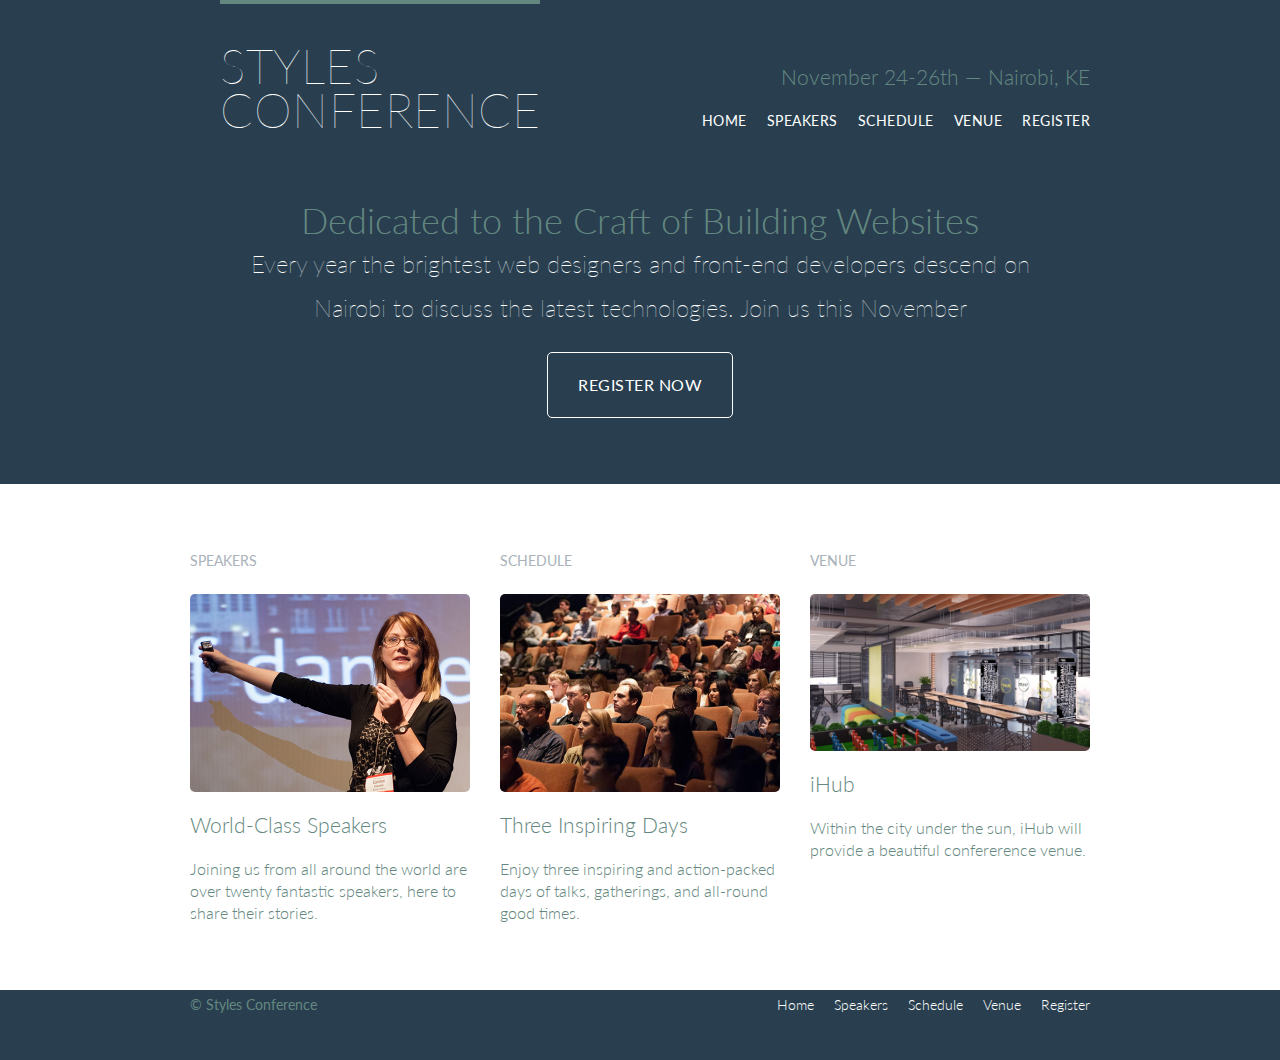
<file: styles-conference/index.html>
<!DOCTYPE html>
<html lang="en">
<head>
    <meta charset="UTF-8">
    <meta name="viewport" content="width=device-width, initial-scale=1.0">
    <link rel="stylesheet" href="assets/stylesheets/main.css">
    <link rel="preconnect" href="https://fonts.googleapis.com">
    <link rel="preconnect" href="https://fonts.gstatic.com" crossorigin>
    <link href="https://fonts.googleapis.com/css2?family=Lato:wght@100;300;400&display=swap" rel="stylesheet">
    <title>Styles Conference</title>
</head>
<body>
    <header class="primary-header container group">
        <section class="container">
            <h1 class="logo">
                <a href="index.html">Styles <br> Conference</a>
            </h1>
        </section>
        <h3 class="tagline">November 24&dash;26th &mdash; Nairobi, KE</h3>

        <nav class="nav primary-nav">
            <ul>
              <li><a href="index.html">Home</a></li><!--
              --><li><a href="speakers.html">Speakers</a></li><!--
              --><li><a href="schedule.html">Schedule</a></li><!--
              --><li><a href="venue.html">Venue</a></li><!--
              --><li><a href="register.html">Register</a></li>
            </ul>
        </nav>
    </header>

    <section class="hero container">
        <h2>Dedicated to the Craft of Building Websites</h2>
        <p>Every year the brightest web designers and front-end developers descend on Nairobi to discuss the latest technologies. Join us this November</p>
        <a class="btn btn-alt" href="register.html">Register Now</a>
    </section>
    <!-- Speakers -->
    <section class="row">
        <div class="grid">
            <section class="teaser col-1-3">
                <h5>Speakers</h5>
                <a href="speakers.html">
                    <img src="assets/images/home/speakers.jpg" alt="Professional Speaker">
                    <h3>World-Class Speakers</h3>
                </a>
                <p>Joining us from all around the world are over twenty fantastic speakers, here to share their stories.</p>
            </section><!-- 
                Schedule 
            --><section class="teaser col-1-3">
                <h5>Schedule</h5>
                <a href="schedule.html">
                    <img src="assets/images/home/schedule.jpg" alt="Event Schedule">
                    <h3>Three Inspiring Days</h3>
                </a>
                <p>Enjoy three inspiring and action-packed days of talks, gatherings, and all-round good times.</p>
            </section><!-- 
                Venue 
            --><section class="teaser col-1-3">
                <h5>Venue</h5>
                <a href="venue.html">
                    <img src="assets/images/home/venue.jpg" alt="iHub Nairobi Kenya">
                    <h3>iHub</h3>
                </a>
                <p>Within the city under the sun, iHub will provide a beautiful confererence venue.</p>
            </section>
        </div>
    </section>

    <footer class="primary-footer container group">
        <small>&copy; Styles Conference</small>
        <nav class="nav">
            <ul>
              <li><a href="index.html">Home</a></li><!--
              --><li><a href="speakers.html">Speakers</a></li><!--
              --><li><a href="schedule.html">Schedule</a></li><!--
              --><li><a href="venue.html">Venue</a></li><!--
              --><li><a href="register.html">Register</a></li>
            </ul>
        </nav>
    </footer>
</body>
</html>
</file>
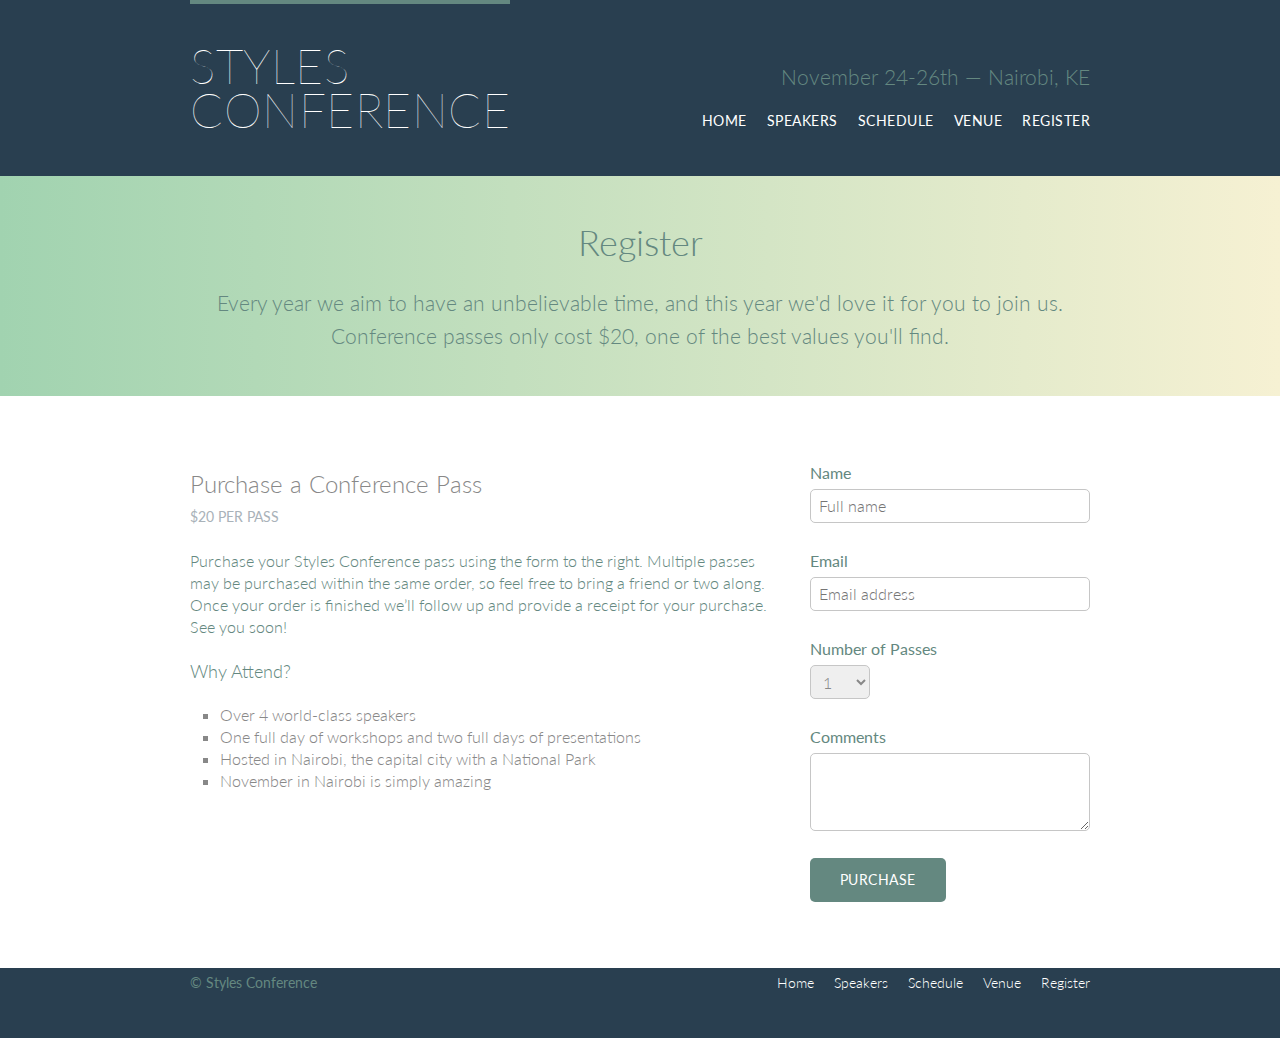
<file: styles-conference/register.html>
<!DOCTYPE html>
<html lang="en">
<head>
    <meta charset="UTF-8">
    <meta name="viewport" content="width=device-width, initial-scale=1.0">
    <link rel="stylesheet" href="assets/stylesheets/main.css">
    <link rel="preconnect" href="https://fonts.googleapis.com">
    <link rel="preconnect" href="https://fonts.gstatic.com" crossorigin>
    <link href="https://fonts.googleapis.com/css2?family=Lato:wght@100;300;400&display=swap" rel="stylesheet">
    <title>Styles Conference</title>
</head>
<body>
    <header class="primary-header container group">
        <section>
            <h1 class="logo">
                <a href="index.html">Styles <br> Conference</a>
            </h1>
        </section>
        <h3 class="tagline">November 24&dash;26th &mdash; Nairobi, KE</h3>

        <nav class="nav primary-nav">
            <ul>
              <li><a href="index.html">Home</a></li><!--
              --><li><a href="speakers.html">Speakers</a></li><!--
              --><li><a href="schedule.html">Schedule</a></li><!--
              --><li><a href="venue.html">Venue</a></li><!--
              --><li><a href="register.html">Register</a></li>
            </ul>
        </nav>
    </header>

    <section class="row-alt">
        <div class="lead container">

            <h1>Register</h1>

            <p>Every year we aim to have an unbelievable time, and this year we'd love it for you to join us. Conference passes only cost $20, one of the best values you'll find.</p>

        </div>
    </section>
    <section class="row">
        <div class="grid">
            <section class="col-2-3">
                <h2>Purchase a Conference Pass</h2>
                <h5>$20 per Pass</h5>
                <p>Purchase your Styles Conference pass using the form to the right. Multiple passes may be purchased within the same order, so feel free to bring a friend or two along. Once your order is finished we&#8217;ll follow up and provide a receipt for your purchase. See you soon!
                </p>

                <h4>Why Attend?</h4>
                <ul class="why-attend">
                    <li>Over 4 world-class speakers</li>
                    <li>One full day of workshops and two full days of presentations</li>
                    <li>Hosted in Nairobi, the capital city with a National Park</li>
                    <li>November in Nairobi is simply amazing</li>
                </ul>


            </section><!--

            --><form class="col-1-3" action="#" method="post">
                <fieldset class="register-group">
                    <label>
                        Name 
                        <input type="text" name="name" placeholder="Full name" required>
                    </label>
                    <label>
                        Email
                        <input type="email" name="email" placeholder="Email address" required>
                    </label>
                    <label>
                        Number of Passes 
                        <select name="quantity" required>
                            <option value="1" selected>1</option>
                            <option value="2">2</option>
                            <option value="3">3</option>
                            <option value="4">4</option>
                            <option value="5">5</option>
                        </select>
                    </label>
                    <label>
                        Comments
                        <textarea name="comments"></textarea>
                    </label>
                </fieldset>
                <input class="btn btn-default" type="submit" type="submit" value="Purchase">
            </form>
        </div>
    </section>

    <footer class="primary-footer container group">
        <small>&copy; Styles Conference</small>
        <nav class="nav">
            <ul>
              <li><a href="index.html">Home</a></li><!--
              --><li><a href="speakers.html">Speakers</a></li><!--
              --><li><a href="schedule.html">Schedule</a></li><!--
              --><li><a href="venue.html">Venue</a></li><!--
              --><li><a href="register.html">Register</a></li>
            </ul>
        </nav>
    </footer>
</body>
</html>
</file>
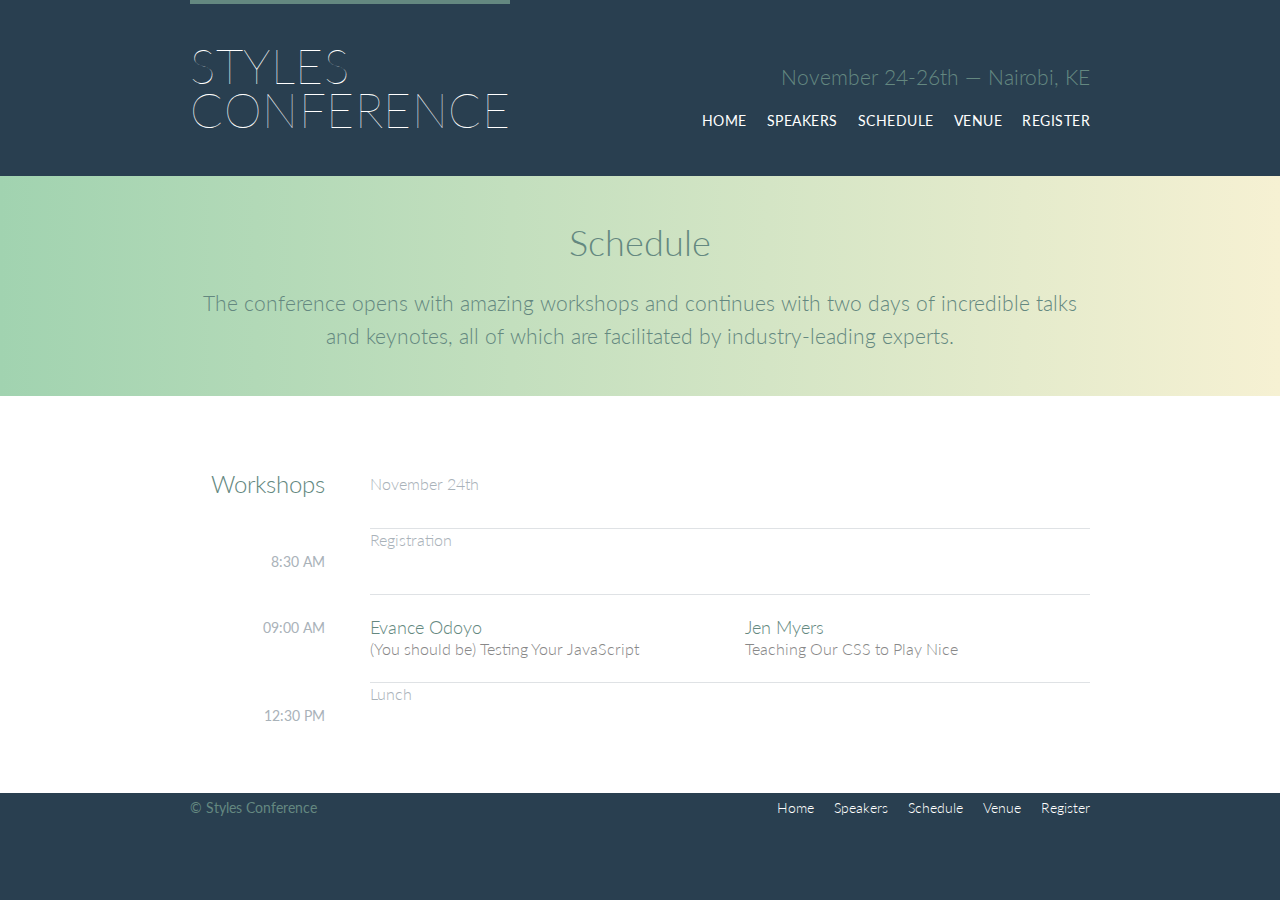
<file: styles-conference/schedule.html>
<!DOCTYPE html>
<html lang="en">
<head>
    <meta charset="UTF-8">
    <meta name="viewport" content="width=device-width, initial-scale=1.0">
    <link rel="stylesheet" href="assets/stylesheets/main.css">
    <link rel="preconnect" href="https://fonts.googleapis.com">
    <link rel="preconnect" href="https://fonts.gstatic.com" crossorigin>
    <link href="https://fonts.googleapis.com/css2?family=Lato:wght@100;300;400&display=swap" rel="stylesheet">
    <title>Styles Conference</title>
</head>
<body>
    <header class="primary-header container group">
        <section>
            <h1 class="logo">
                <a href="index.html">Styles <br> Conference</a>
            </h1>
        </section>
        <h3 class="tagline">November 24&dash;26th &mdash; Nairobi, KE</h3>

        <nav class="nav primary-nav">
            <ul>
              <li><a href="index.html">Home</a></li><!--
              --><li><a href="speakers.html">Speakers</a></li><!--
              --><li><a href="schedule.html">Schedule</a></li><!--
              --><li><a href="venue.html">Venue</a></li><!--
              --><li><a href="register.html">Register</a></li>
            </ul>
        </nav>
    </header>

    <section class="row-alt">
        <div class="lead container">

            <h1>Schedule</h1>

            <p>The conference opens with amazing workshops and continues with two days of incredible talks and keynotes, all of which are facilitated by industry-leading experts.</p>
        </div>
    </section>
    <section class="row">
        <div class="container">
            <table>
                <thead>
                    <tr>
                        <th scope="row">Workshops</th>
                        <td class="schedule-offset" colspan="2">November 24th</td>
                    </tr>
                </thead>
                <tbody>
                    <tr>
                        <th scope="row">
                            <time datetime="08:30:00">8:30 AM</time>
                        </th>
                        <td class="schedule-offset" colspan="2">
                            Registration
                        </td>
                    </tr>
                    <tr>
                        <th scope="row">
                            <time datetime="09:00:00">09:00 AM</time>
                        </th>
                        <td>
                            <a href="speakers.html#evance-odoyo">
                                <h4>Evance Odoyo</h4>
                                (You should be) Testing Your JavaScript
                            </a>
                        </td>
                        <td>
                            <a href="speakers.html#jen-myers">
                                <h4>Jen Myers</h4>
                                Teaching Our CSS to Play Nice
                            </a>
                        </td>
                    </tr>
                    <tr>
                        <th scope="row">
                            <time datetime="12:30:00">12:30 PM</time>
                        </th>
                        <td class="schedule-offset" colspan="2">
                            Lunch
                        </td>
                    </tr>
                </tbody>
            </table>
        </div>
    </section>

    <footer class="primary-footer container group">
        <small>&copy; Styles Conference</small>
        <nav class="nav">
            <ul>
              <li><a href="index.html">Home</a></li><!--
              --><li><a href="speakers.html">Speakers</a></li><!--
              --><li><a href="schedule.html">Schedule</a></li><!--
              --><li><a href="venue.html">Venue</a></li><!--
              --><li><a href="register.html">Register</a></li>
            </ul>
        </nav>
    </footer>
</body>
</html>
</file>
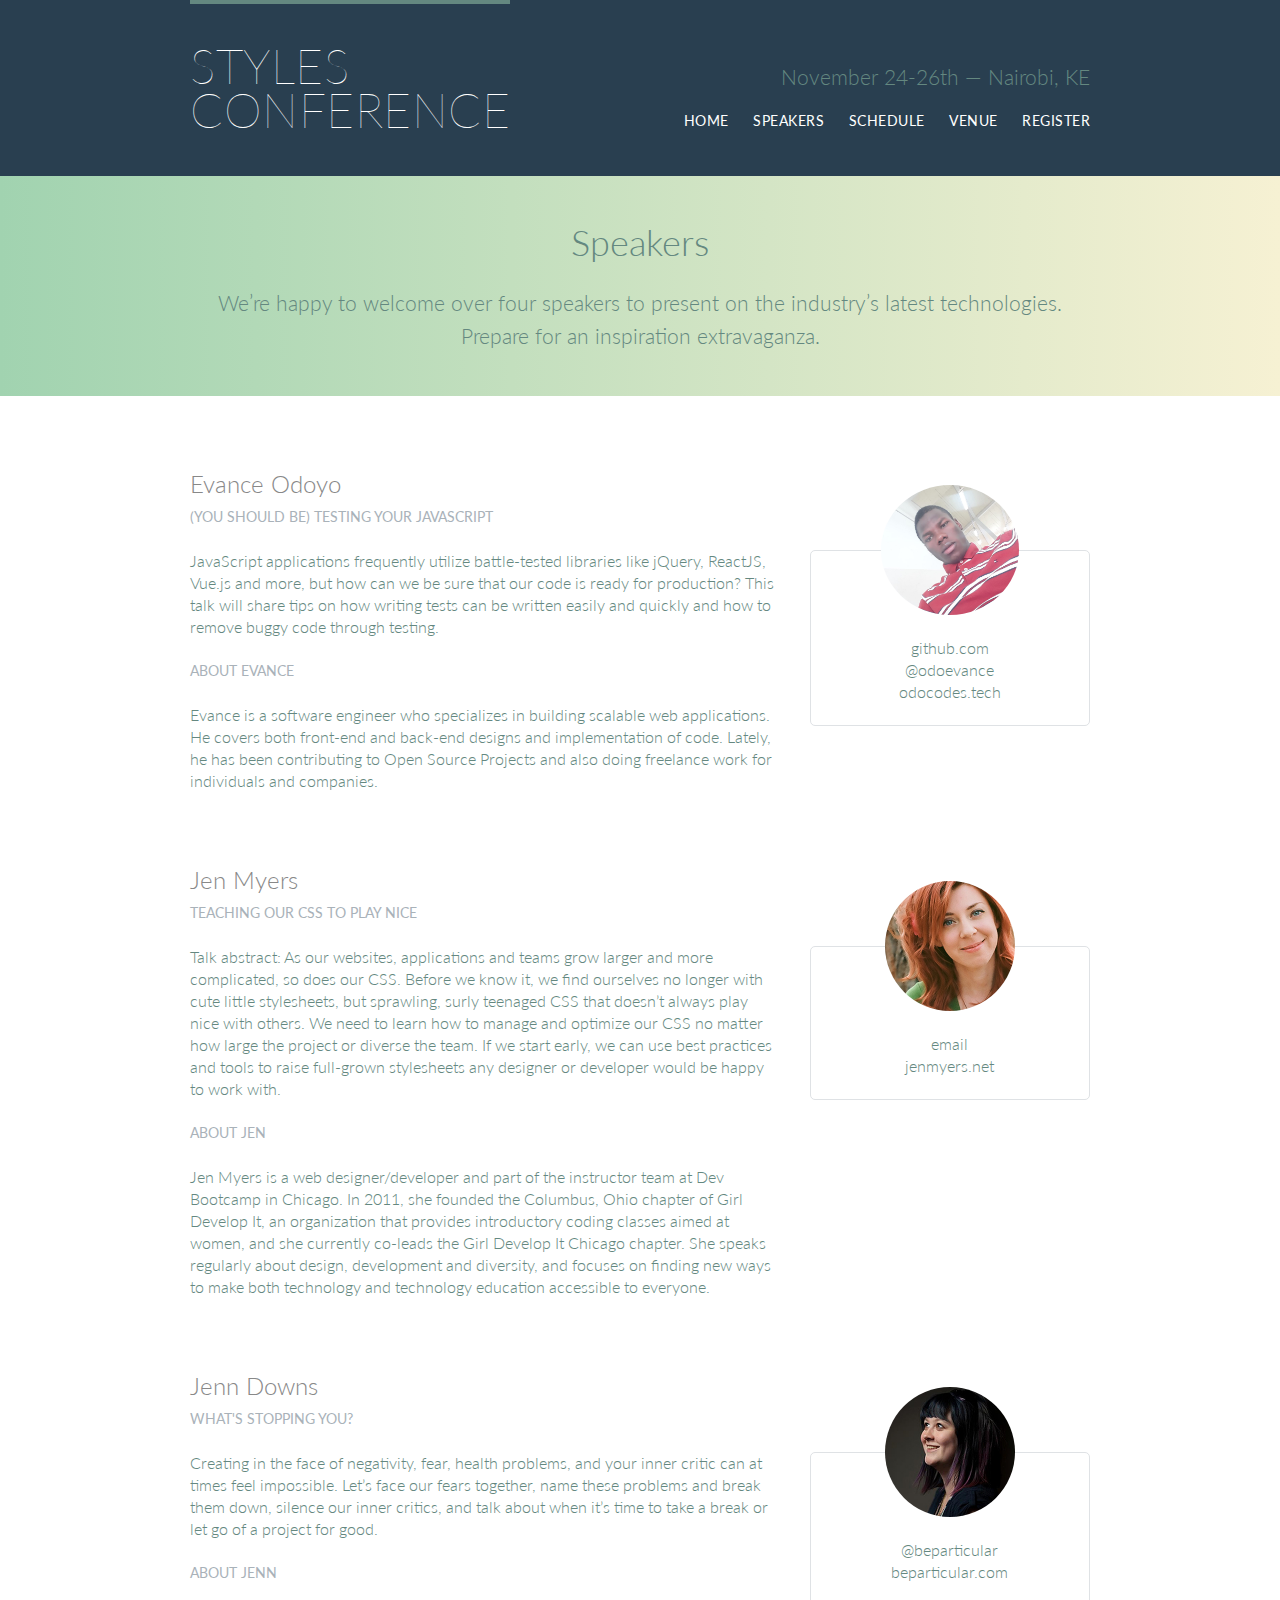
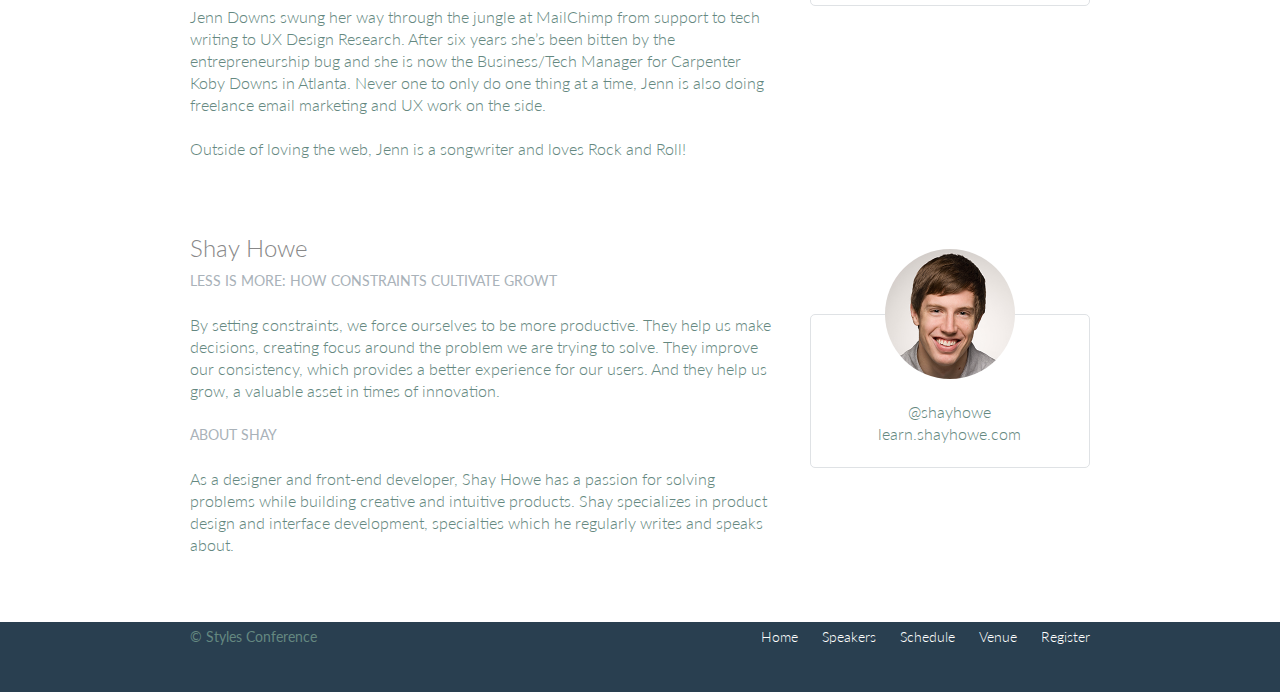
<file: styles-conference/speakers.html>
<!DOCTYPE html>
<html lang="en">

<head>
    <meta charset="UTF-8">
    <meta name="viewport" content="width=device-width, initial-scale=1.0">
    <link rel="stylesheet" href="assets/stylesheets/main.css">
    <link rel="preconnect" href="https://fonts.googleapis.com">
    <link rel="preconnect" href="https://fonts.gstatic.com" crossorigin>
    <link href="https://fonts.googleapis.com/css2?family=Lato:wght@100;300;400&display=swap" rel="stylesheet">
    <title>Styles Conference</title>
</head>

<body>
    <header class="primary-header container group">
        <section>
            <h1 class="logo">
                <a href="index.html">Styles <br> Conference</a>
            </h1>
        </section>
        <h3 class="tagline">November 24&dash;26th &mdash; Nairobi, KE</h3>

        <nav class="nav primary-nav">
            <ul>
                <li><a href="index.html">Home</a></li><!--
              -->
                <li><a href="speakers.html">Speakers</a></li><!--
              -->
                <li><a href="schedule.html">Schedule</a></li><!--
              -->
                <li><a href="venue.html">Venue</a></li><!--
              -->
                <li><a href="register.html">Register</a></li>
            </ul>
        </nav>
    </header>

    <section class="row-alt">
        <div class="lead container">

            <h1>Speakers</h1>

            <p>We&#8217;re happy to welcome over four speakers to present on the industry&#8217;s latest technologies.
                Prepare for an inspiration extravaganza.</p>

        </div>
    </section>
    <section class="row">
        <div class="grid">
            <section class="speaker" id="evance-odoyo">
                <div class="col-2-3">
                    <h2>Evance Odoyo</h2>
                    <h5>(You should be) testing your JavaScript</h5>
                    <p>JavaScript applications frequently utilize battle-tested libraries like jQuery, ReactJS, Vue.js
                        and more, but how can we be sure that our code is ready for production? This talk will share
                        tips on how writing tests can be written easily and quickly and how to remove buggy code through
                        testing.</p>
                    <h5>About Evance</h5>
                    <p>Evance is a software engineer who specializes in building scalable web applications. He covers
                        both front-end and back-end designs and implementation of code. Lately, he has been contributing
                        to Open Source Projects and also doing freelance work for individuals and companies.</p>
                </div><!--

                --><aside class="col-1-3">
                    <div class="speaker-info">
                        <img src="assets/images/speakers/evance-odoyo.jpg" alt="Evance Odoyo">
                        <ul>
                            <li><a href="https://github.com/evanceodoyo">github.com</a></li>
                            <li><a href="https://twitter.com/odovance">@odoevance</a></li>
                            <li><a href="https://odocodes.tech">odocodes.tech</a></li>
                        </ul>
                    </div>
                </aside>
            </section>
            <section class="speaker" id="jen-myers">
                <div class="col-2-3">
                    <h2>Jen Myers</h2>
                    <h5>Teaching Our css to play nice</h5>
                    <p>Talk abstract: As our websites, applications and teams grow larger and more complicated, so does
                        our CSS. Before we know it, we find ourselves no longer with cute little stylesheets, but
                        sprawling, surly teenaged CSS that doesn&#8217;t always play nice with others. We need to learn
                        how to manage and optimize our CSS no matter how large the project or diverse the team. If we
                        start early, we can use best practices and tools to raise full-grown stylesheets any designer or
                        developer would be happy to work with.</p>
                    <h5>About Jen</h5>
                    <p>Jen Myers is a web designer/developer and part of the instructor team at Dev Bootcamp in Chicago.
                        In 2011, she founded the Columbus, Ohio chapter of Girl Develop It, an organization that
                        provides introductory coding classes aimed at women, and she currently co-leads the Girl Develop
                        It Chicago chapter. She speaks regularly about design, development and diversity, and focuses on
                        finding new ways to make both technology and technology education accessible to everyone.</p>
                </div><!--

                --><aside class="col-1-3">
                    <div class="speaker-info">
                        <img src="assets/images/speakers/jen-myers.jpg" alt="Jen Myers">
                        <ul>
                            <li><a href="https://twitter.com/antiheroine">email</a></li>
                            <li><a href="https://jenmyers.net">jenmyers.net</a></li>
                        </ul>
                    </div>
                </aside>
            </section>
            <section class="speaker" id="jenn-downs">
                <div class="col-2-3">
                    <h2>Jenn Downs</h2>
                    <h5>What's Stopping YOu?</h5>
                    <p>Creating in the face of negativity, fear, health problems, and your inner critic can at times
                        feel impossible. Let&#8217;s face our fears together, name these problems and break them down,
                        silence our inner critics, and talk about when it&#8217;s time to take a break or let go of a
                        project for good.</p>
                    <h5>About Jenn</h5>
                    <p>Jenn Downs swung her way through the jungle at MailChimp from support to tech writing to UX
                        Design Research. After six years she&#8217;s been bitten by the entrepreneurship bug and she is
                        now the Business/Tech Manager for Carpenter Koby Downs in Atlanta. Never one to only do one
                        thing at a time, Jenn is also doing freelance email marketing and UX work on the side.</p>
                    <p>Outside of loving the web, Jenn is a songwriter and loves Rock and Roll!</p>
                </div><!--

                --><aside class="col-1-3">
                    <div class="speaker-info">
                        <img src="assets/images/speakers/jenn-downs.jpg" alt="Jenn Downs">
                        <ul>
                            <li><a href="https://twitter.com/beparticular">@beparticular</a></li>
                            <li><a href="https://beparticular.com">beparticular.com</a></li>
                        </ul>
                    </div>
                </aside>
            </section>
            <section id="shay-howe">
                <div class="col-2-3">
                    <h2>Shay Howe</h2>
                    <h5>Less is More: How constraints cultivate growt</h5>
                    <p>By setting constraints, we force ourselves to be more productive. They help us make decisions,
                        creating focus around the problem we are trying to solve. They improve our consistency, which
                        provides a better experience for our users. And they help us grow, a valuable asset in times of
                        innovation.</p>
                    <h5>About Shay</h5>
                    <p>As a designer and front-end developer, Shay Howe has a passion for solving problems while
                        building creative and intuitive products. Shay specializes in product design and interface
                        development, specialties which he regularly writes and speaks about.</p>
                </div><!--

                --><aside class="col-1-3">
                    <div class="speaker-info">
                        <img src="assets/images/speakers/shay-howe.jpg" alt="Shay Howe">
                        <ul>
                            <li><a href="https://twitter.com/shayhowe">@shayhowe</a></li>
                            <li><a href="https://learn.shayhowe.com">learn.shayhowe.com</a></li>
                        </ul>
                    </div>
                </aside>
            </section>
        </div>
    </section>

    <footer class="primary-footer container group">
        <small>&copy; Styles Conference</small>
        <nav class="nav">
            <ul>
                <li><a href="index.html">Home</a></li><!--
              -->
                <li><a href="speakers.html">Speakers</a></li><!--
              -->
                <li><a href="schedule.html">Schedule</a></li><!--
              -->
                <li><a href="venue.html">Venue</a></li><!--
              -->
                <li><a href="register.html">Register</a></li>
            </ul>
        </nav>
    </footer>
</body>

</html>
</file>
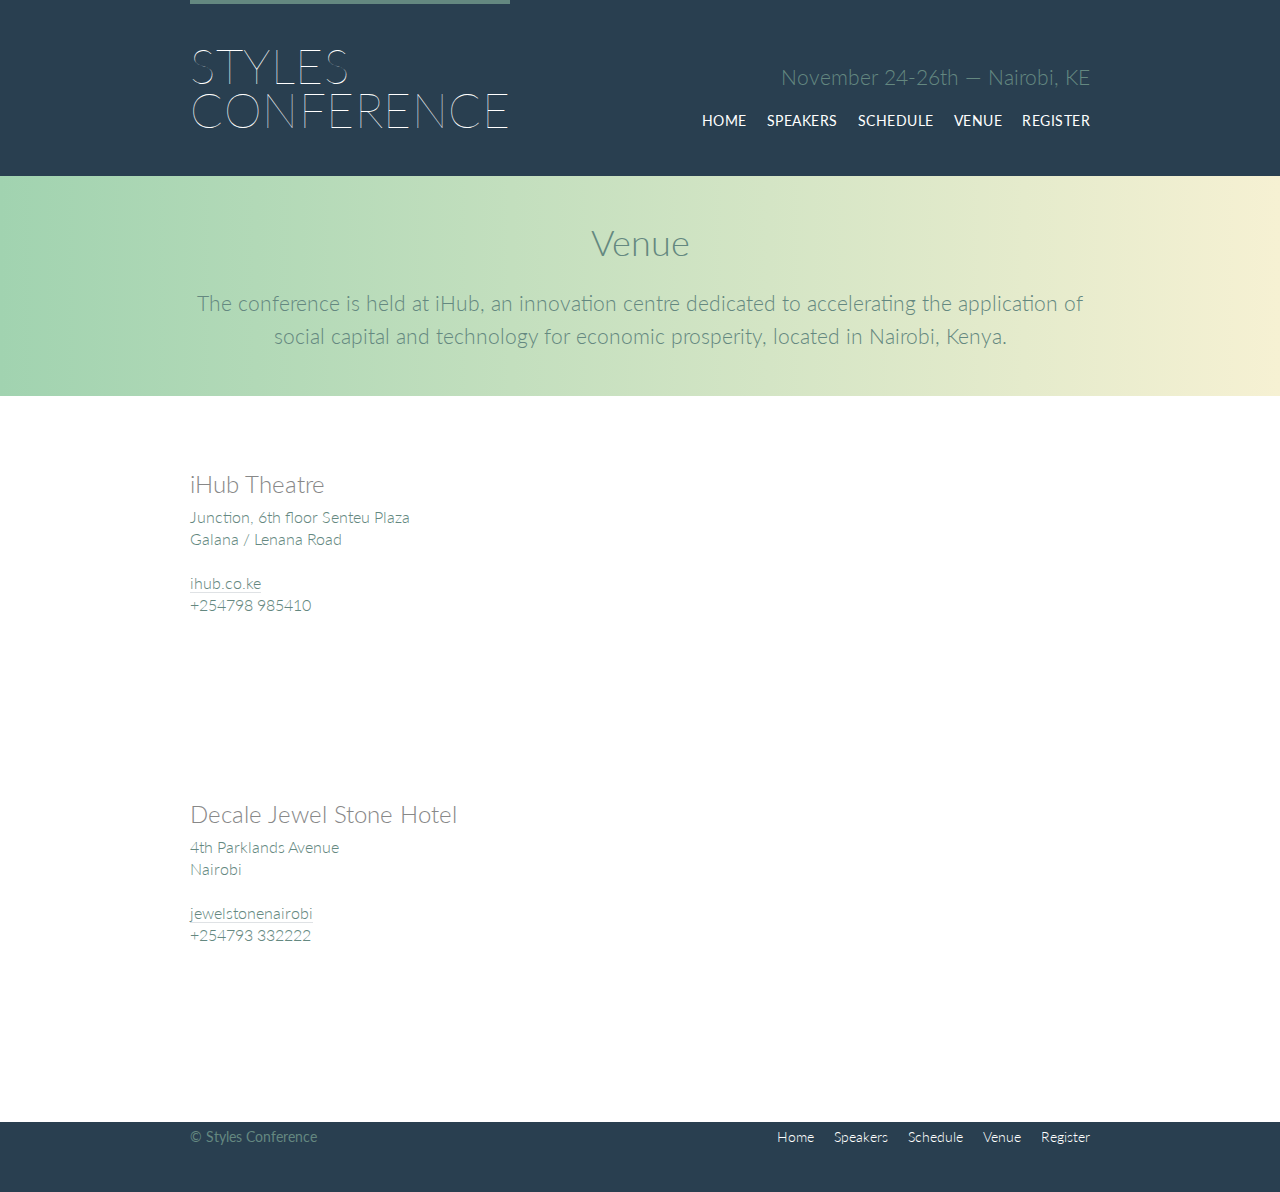
<file: styles-conference/venue.html>
<!DOCTYPE html>
<html lang="en">
<head>
    <meta charset="UTF-8">
    <meta name="viewport" content="width=device-width, initial-scale=1.0">
    <link rel="stylesheet" href="assets/stylesheets/main.css">
    <link rel="preconnect" href="https://fonts.googleapis.com">
    <link rel="preconnect" href="https://fonts.gstatic.com" crossorigin>
    <link href="https://fonts.googleapis.com/css2?family=Lato:wght@100;300;400&display=swap" rel="stylesheet">
    <title>Styles Conference</title>
</head>
<body>
    <header class="primary-header container group">
        <section>
            <h1 class="logo">
                <a href="index.html">Styles <br> Conference</a>
            </h1>
        </section>
        <h3 class="tagline">November 24&dash;26th &mdash; Nairobi, KE</h3>

        <nav class="nav primary-nav">
            <ul>
              <li><a href="index.html">Home</a></li><!--
              --><li><a href="speakers.html">Speakers</a></li><!--
              --><li><a href="schedule.html">Schedule</a></li><!--
              --><li><a href="venue.html">Venue</a></li><!--
              --><li><a href="register.html">Register</a></li>
            </ul>
        </nav>
    </header>

    <section class="row-alt">
        <div class="lead container">

            <h1>Venue</h1>

            <p>The conference is held at iHub, an innovation centre dedicated to accelerating the application of social capital and technology for economic prosperity, located in Nairobi, Kenya.</p>

        </div>
    </section>
    <section class="row">
        <div class="grid">
            <section class="venue-theatre">
                <div class="col-1-3">
                    <h2>iHub Theatre</h2>
                    <p>Junction, 6th floor Senteu Plaza <br> Galana / Lenana Road</p>
                    <p><a href="https://ihub.co.ke/">ihub.co.ke</a> <br> +254798 985410</p>
                </div><!--

                --><iframe class="venue-map col-2-3" src="https://www.google.com/maps/embed?pb=!1m18!1m12!1m3!1d7977.616832339444!2d36.77213528981392!3d-1.2891703686345626!2m3!1f0!2f0!3f0!3m2!1i1024!2i768!4f13.1!3m3!1m2!1s0x182f109996536c39%3A0x4eb6d6e1e16b4153!2siHub!5e0!3m2!1sen!2ske!4v1698192616873!5m2!1sen!2ske" width="600" height="450" style="border:0;" allowfullscreen="" loading="lazy" referrerpolicy="no-referrer-when-downgrade"></iframe>
            </section>
            <section class="venue-hotel">
                <div class="col-1-3">
                    <h2>Decale Jewel Stone Hotel</h2>
                    <p>4th Parklands Avenue <br> Nairobi</p>
                    <p><a href="https://www.hotels.com/ho674761/jewelstone-hotel-nairobi-kenya/">jewelstonenairobi</a> <br> +254793 332222</p>
                </div><!--

                --><iframe class="venue-map col-2-3" src="https://www.google.com/maps/embed?pb=!1m18!1m12!1m3!1d3988.854595124229!2d36.818882274627036!3d-1.259349935596539!2m3!1f0!2f0!3f0!3m2!1i1024!2i768!4f13.1!3m3!1m2!1s0x182f171c43ce773d%3A0x514f1defe861a0e6!2sDecale%20Jewel%20Hotel!5e0!3m2!1sen!2ske!4v1698192575487!5m2!1sen!2ske" width="600" height="450" style="border:0;" allowfullscreen="" loading="lazy" referrerpolicy="no-referrer-when-downgrade"></iframe>
            </section>
        </div>
    </section>

    <footer class="primary-footer container group">
        <small>&copy; Styles Conference</small>
        <nav class="nav">
            <ul>
              <li><a href="index.html">Home</a></li><!--
              --><li><a href="speakers.html">Speakers</a></li><!--
              --><li><a href="schedule.html">Schedule</a></li><!--
              --><li><a href="venue.html">Venue</a></li><!--
              --><li><a href="register.html">Register</a></li>
            </ul>
        </nav>
    </footer>
</body>
</html>
</file>
<file: styles-conference/assets/stylesheets/main.css>
/* http://meyerweb.com/eric/tools/css/reset/ 2. v2.0 | 20110126
  License: none (public domain)
*/

html,
body,
div,
span,
applet,
object,
iframe,
h1,
h2,
h3,
h4,
h5,
h6,
p,
blockquote,
pre,
a,
abbr,
acronym,
address,
big,
cite,
code,
del,
dfn,
em,
img,
ins,
kbd,
q,
s,
samp,
small,
strike,
strong,
sub,
sup,
tt,
var,
b,
u,
i,
center,
dl,
dt,
dd,
ol,
ul,
li,
fieldset,
form,
label,
legend,
table,
caption,
tbody,
tfoot,
thead,
tr,
th,
td,
article,
aside,
canvas,
details,
embed,
figure,
figcaption,
footer,
header,
hgroup,
menu,
nav,
output,
ruby,
section,
summary,
time,
mark,
audio,
video {
  margin: 0;
  padding: 0;
  border: 0;
  font-size: 100%;
  font: inherit;
  vertical-align: baseline;
}

/* HTML5 display-role reset for older browsers */
article,
aside,
details,
figcaption,
figure,
footer,
header,
hgroup,
menu,
nav,
section {
  display: block;
}

body {
  line-height: 1;
}

ol,
ul {
  list-style: none;
}

blockquote,
q {
  quotes: none;
}

blockquote:before,
blockquote:after,
q:before,
q:after {
  content: '';
  content: none;
}

table {
  border-collapse: collapse;
  border-spacing: 0;
}

/* 
  ==============
  Custom Styles
  ==============
*/
body {
  background-color: #293f50;
  color: #888;
  font: 300 16px/22px "Lato", "Open Sans", "Helvetica Neue", Helvetica, Arial, sans-serif;
}

/* 
  ==============
  Grid
  ==============
*/
*,
*:before,
*:after {
  -webkit-box-sizing: border-box;
  -moz-box-sizing: border-box;
  box-sizing: border-box;
}

.container,
.grid {
  margin: 0 auto;
  width: 960px;
}

.container {
  padding-right: 30px;
  padding-left: 30px;
}
.col-1-3 {
  width: 33.33%;
}
.col-2-3 {
  width: 66.66%;
}

.col-1-3,
.col-2-3 {
  display: inline-block;
  vertical-align: top;
}

.grid,
.col-1-3,
.col-2-3 {
  padding-left: 15px;
  padding-right: 15px;
}
/*
  =================
  Clearfix
  ================
*/
.group:before,
.group:after {
  content: "";
  display: table;
}
.group:after {
  clear: both;
}
.group {
  clear: both;
  /* *zoom: 1; */
}

/* 
  =================
  Rows
  =================
  */
  .row,
  .row-alt {
    min-width: 960px;
  }
.row {
  background: #fff;
  padding: 66px 0 44px 0;
}
.row-alt {
  background: #cbe2c1;
  background: -webkit-linear-gradient(to right,#a1d3b0, #f6f1d3 );
  background: -moz-linear-gradient(to right,#a1d3b0, #f6f1d3 );
  background: linear-gradient(to right,#a1d3b0, #f6f1d3 );
  padding: 44px 0 22px 0;
}
/* 
  =================
  Typography
  =================
*/
h1, h3, h4, h5, p {
  margin-bottom: 22px;
  color: #648880;
}
h1{
  font-size: 36px;
  line-height: 44px;
}
h2 {
  font-size: 24px;
  line-height: 44px;
}
h3 {
  font-size: 21px;
}
h4 {
  font-size: 18px;
}
h5 {
  color: #a9b2b9;
  font-size: 14px;
  font-weight: 400;
  text-transform: uppercase;
}

strong {
  font-weight: 400;
}
cite, em {
  font-style: italic;
}

/* 
  ================
  Leads
  ================
*/
.lead {
  text-align: center;
}
.lead p {
  font-size: 21px;
  line-height: 33px;
}

/* 
  ================
  Links
  ================
*/
a {
  color: #648880;
  text-decoration: none;
}
a:hover {
  color: #a9b2b9
}
p a {
  border-bottom: 1px solid #dfe2e5;
}
.primary-header a,
.primary-footer a {
  color: #fff;
}
.primary-header a:hover,
.primary-footer a:hover {
  color: #648880;
}
/* 
  ================
  Buttons
  ================
*/
.btn {
  border-radius: 5px;
  display: inline-block;
  margin: 0;
  color: #fff;
  cursor: pointer;
  font-weight: 400;
  letter-spacing: .5px;
  text-transform: uppercase;
}

.btn-alt {
  border: 1px solid #fff;
  padding: 10px 30px;
}
.btn-alt:hover {
  background-color: #fff;
  color: #648880;
}
/* 
  =================
  Home
  =================
*/
.hero  {
  padding: 22px 80px 66px 80px;
  line-height: 44px;
  text-align: center;
}
.hero h2 {
  font-size: 36px;
  color: #648880;
}
.hero p {
  font-size: 24px;
  font-weight: 100;
  color: #fff;
}
.teaser img {
  border-radius: 5px;
  display: block;
  margin-bottom: 22px;
  max-width: 100%;
}
.teaser a:hover h3 {
  color: #a9b2b9;
}

/* 
  ================
  Primary Header
  ================
*/
.logo {
  float: left;
  border-top: 4px solid #648880;
  padding: 40px 0 22px 0;
  line-height: 44px;
  font-size: 48px;
  font-weight: 100;
  letter-spacing: .5px;
  text-transform: uppercase;
}
.tagline {
  margin: 66px 0 22px 0;
  text-align: right;
}
.primary-nav {
  font-size: 14px;
  font-weight: 400;
  letter-spacing: .5px;
  text-transform: uppercase;
}

/* 
  ================
  Primary Footer
  ================
*/
.primary-footer {
  padding-bottom: 44px;
  padding-top: 4px;
  color: #648880;
  font-size: 14px;
}
.primary-footer small {
  float: left;
  font-weight: 400;
}

/* 
  =================
  Navigation
  =================
*/
.nav {
  text-align: right;
}
.nav li {
  display: inline-block;
  margin: 0 10px;
  vertical-align: top;
}
.nav li:last-child {
  margin-right: 0;
}

/* 
  =================
  Speakers
  =================
*/
.speaker {
  margin-bottom: 44px;
}
.speaker-info {
  border: 1px solid #dfe2e5;
  border-radius: 5px;
  margin-top: 88px;
  padding-bottom: 22px;
  text-align: center;
}
.speaker-info img {
  border-radius: 50%;
  height: 130px;
  margin: -66px 0 22px 0;
  vertical-align: top;
}
/* 
  =================
  Schedule
  =================
*/
table {
  margin-bottom: 44px;
  width: 100%;
}
table:last-child {
  margin-bottom: 0;
}
th,
td {
  padding-bottom: 22px;
  vertical-align: top;
}
th {
  padding-right: 45px;
  text-align: right;
  width: 20%;
}
td {
  width: 40%;
}
thead {
  line-height: 44px;
}
thead th {
  color: #648880;
  font-size: 24px;
}
tbody th {
  color: #a9b2b9;
  font-size: 14px;
  font-weight: 400;
  padding-top: 22px;
  text-transform: uppercase;
}
tbody td {
  border-top: 1px solid #dfe2e5;
  padding-top: 21px;
}
tbody td:first-of-type {
  padding-right: 15px;
}
tbody td:last-of-type {
  padding-left: 15px;
}
tbody td:only-of-type {
  padding-left: 0;
  padding: 0;
}
table a {
  color: #888;
}
table h4 {
  margin-bottom: 0;
}
.schedule-offset {
  color: #a9b2b9;
}
/* 
  =================
  Venue
  =================
*/
.venue-theatre {
  margin-bottom: 66px;
}
.venue-hotel {
  margin-bottom: 22px;
}
.venue-map {
  height: 264px;
}

/* 
  =================
  Register
  =================
*/
.why-attend {
  list-style: square;
  margin: 0 0 22px 30px;
}
form {
  margin-bottom: 22px;
}
.register-group label{
  color: #648880;
  cursor: pointer;
  font-weight: 400;
}
.register-group input,
.register-group select,
.register-group textarea {
  border: 1px solid #c6c6c6;
  border-radius: 5px;
  color: #888;
  display: block;
  margin: 5px 0 27px 0;
  padding: 5px 8px;
}
.register-group input,
.register-group textarea {
  width: 100%;
}
.register-group select {
  height: 34px;
  width: 60px;
}
.register-group textarea {
  height: 78px;
}
input,
select,
textarea {
  font: 300 16px/22px "Lato", "Open Sans", "Helvetica Neue", Helvetica, Arial, sans-serif; 
}
.btn-default {
  border: 0;
  background: #648880;
  padding: 11px 30px;
  font-size: 14px;
}
.btn-default:hover {
  background: #77a198;
}
</file>
